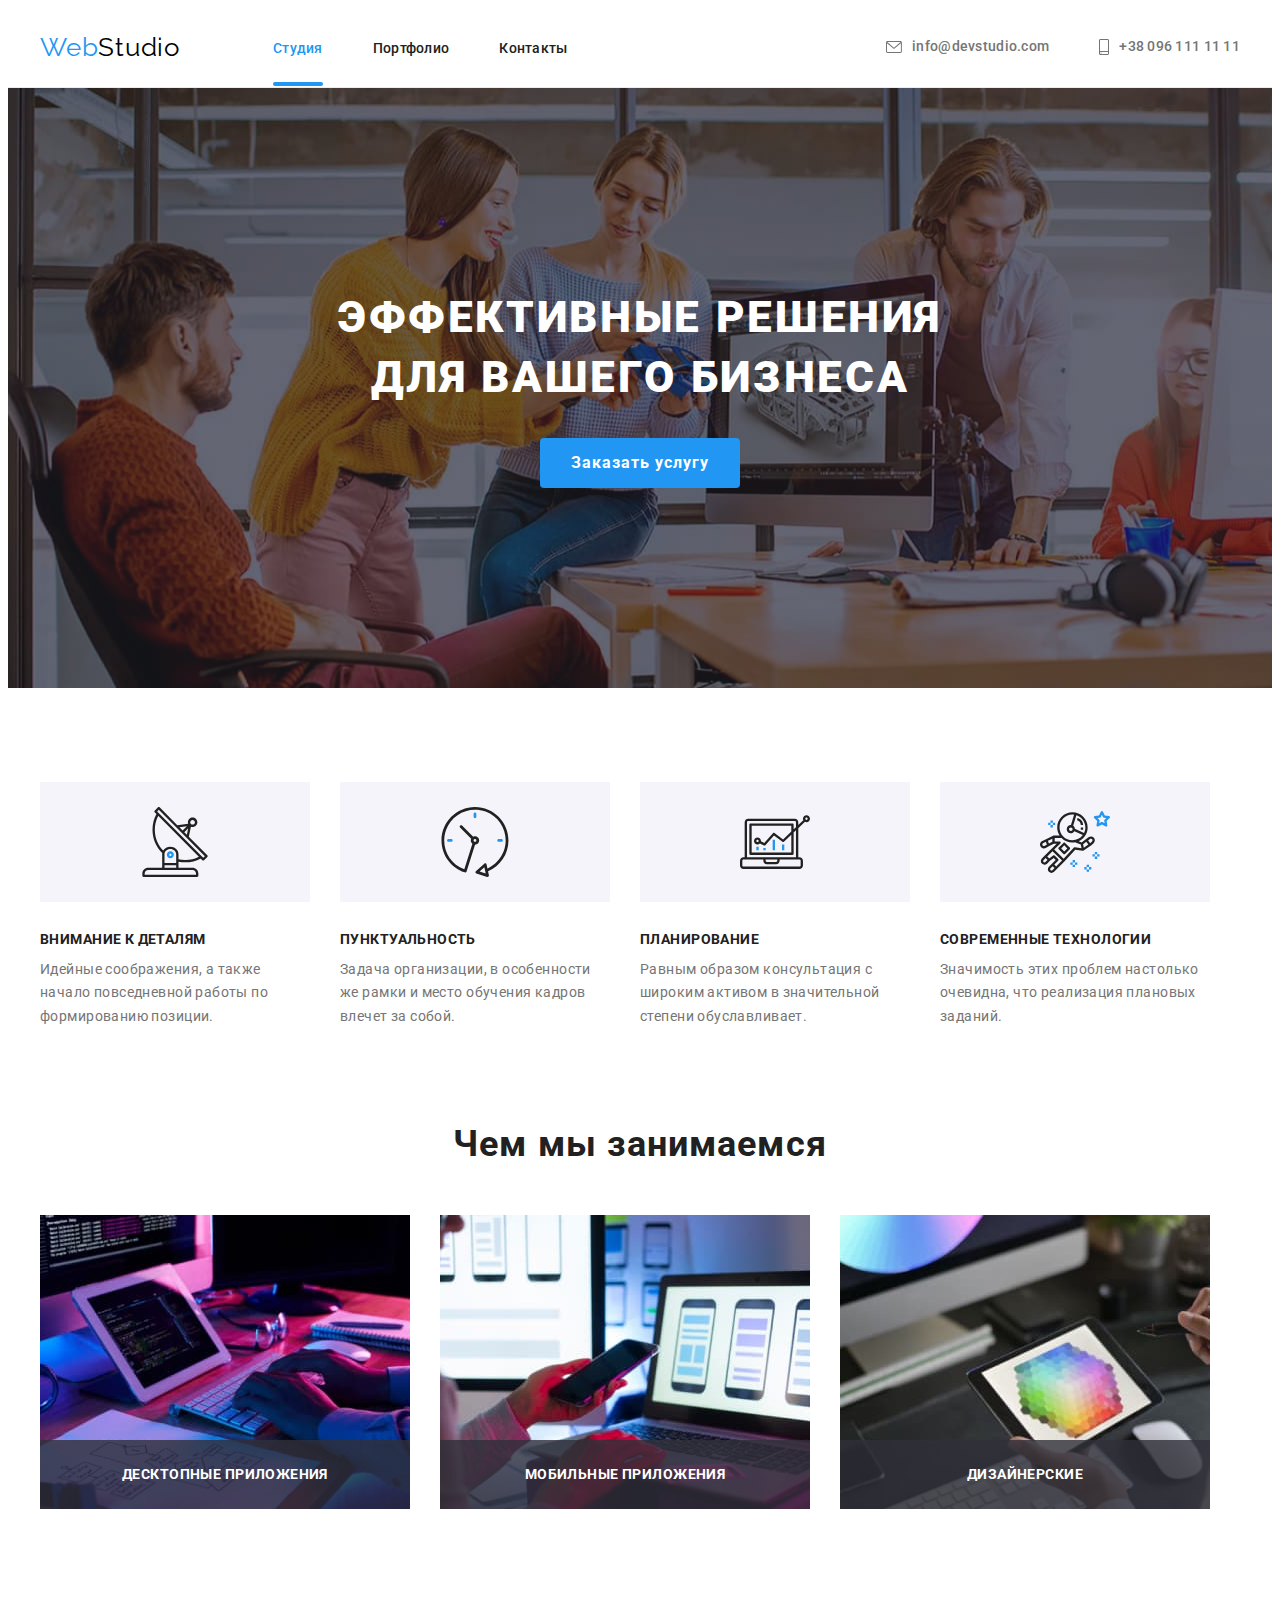
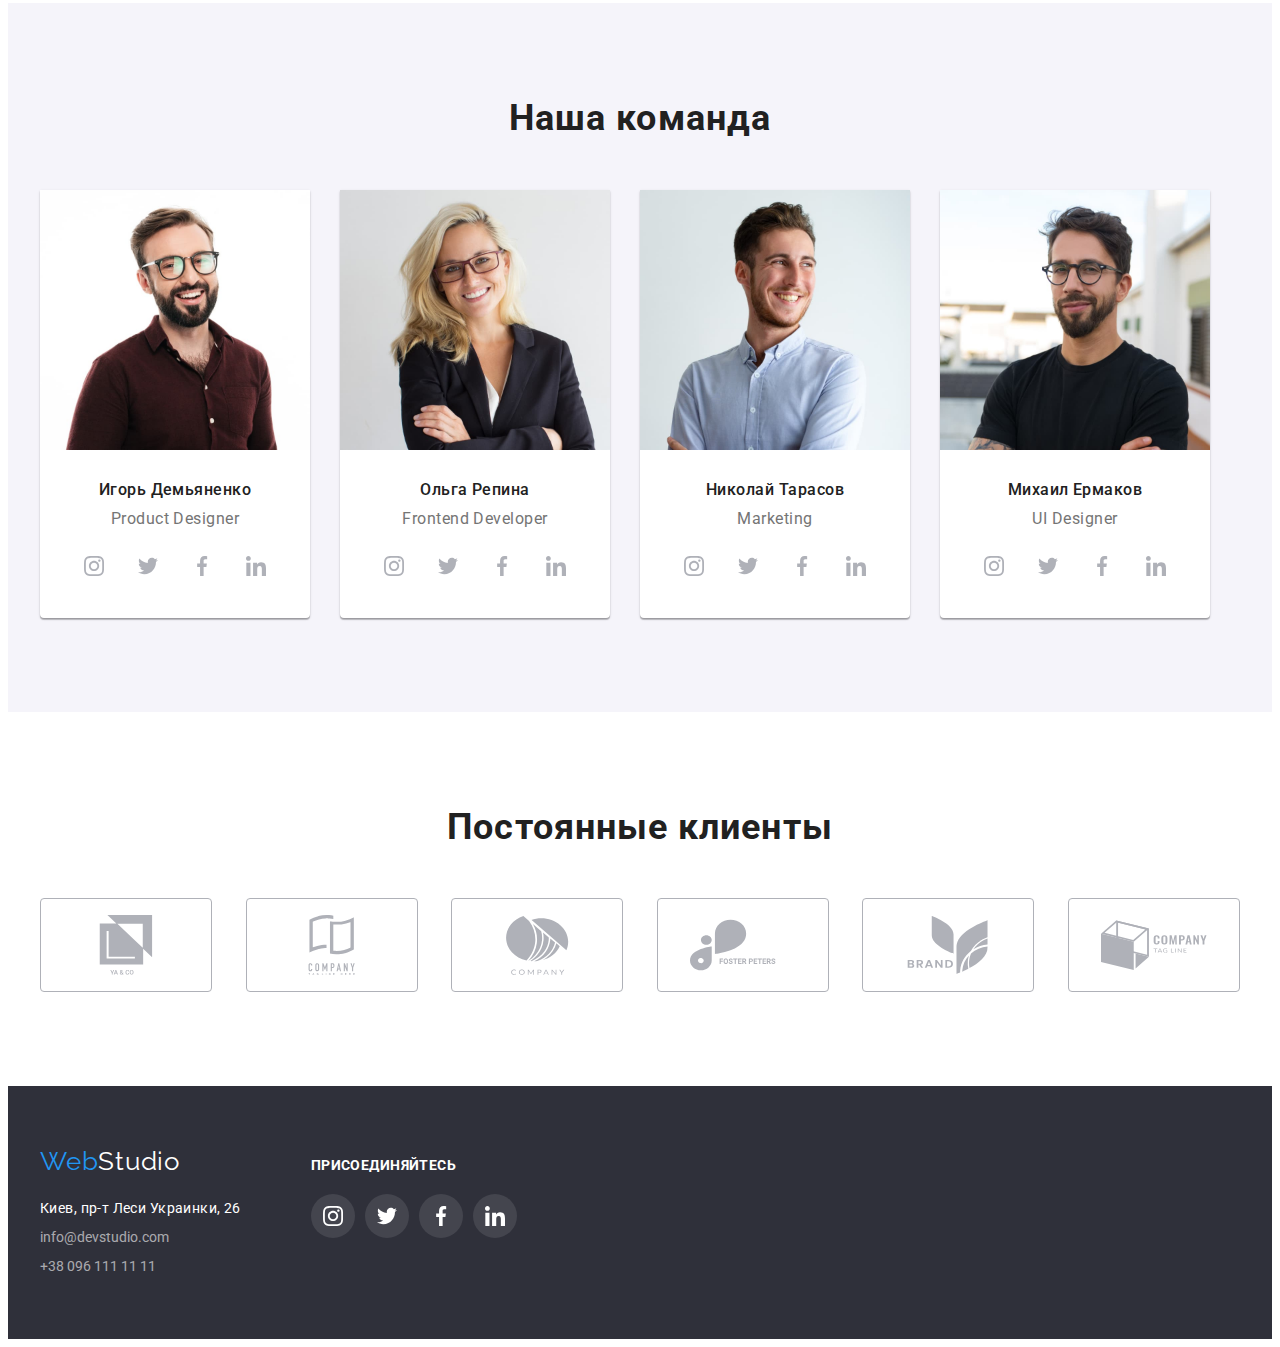
<file: index.html>
<!DOCTYPE html>
<html lang="ru">
<head>
    <meta charset="UTF-8">
    <meta http-equiv="X-UA-Compatible" content="IE=edge">
    <meta name="viewport" content="width=device-width, initial-scale=1.0">
    <title>Студия</title>
    <link rel="preconnect" href="https://fonts.googleapis.com">
    <link rel="preconnect" href="https://fonts.gstatic.com" crossorigin>
    <link href="https://fonts.googleapis.com/css2?family=Raleway:wght@700&family=Roboto:wght@400;500;700;900&display=swap"
        rel="stylesheet">
    <link rel="stylesheet" href="https://cdnjs.cloudflare.com/ajax/libs/modern-normalize/1.1.0/modern-normalize.min.css"
        integrity="sha512-wpPYUAdjBVSE4KJnH1VR1HeZfpl1ub8YT/NKx4PuQ5NmX2tKuGu6U/JRp5y+Y8XG2tV+wKQpNHVUX03MfMFn9Q=="
        crossorigin="anonymous" referrerpolicy="no-referrer" />
    <link rel="stylesheet" href="./css/styles.css">
</head>
<body>
    <header class="header">
        <div class="container conteiner-header">
            <a class="link logo header-logo" href="./index.html" lang="en"> Web<span class="studio">Studio</span> </a>
            <nav class="navigation">
                <ul class="navigation-list list">
                    <li class="navigation-item"><a class="link navigation-link current current-link" href="./index.html">Студия</a></li>
                    <li class="navigation-item"><a class="link navigation-link" href="./portfolio.html">Портфолио</a></li>
                    <li class="navigation-item"><a class="link navigation-link" href="">Контакты</a></li>
                </ul>
            </nav>
            <ul class="header-contacts list">
                <li>
                    <a class="link header-contacts-tel" href="mailto:info@devstudio.com">
                        <svg class="emeil-icon" width="16" height="12">
                            <use href="./images/icons.svg#email"></use>
                        </svg >
                        <span>info@devstudio.com</span> 
                    </a>
                </li>
                <li>
                    <a class="link header-contacts-mail" href="tel:+380961111111">
                        <svg class="emeil-icon" width="10" height="16">
                            <use href="./images/icons.svg#smartphone"></use>
                        </svg>
                        <span>+38 096 111 11 11</span>
                    </a>
                </li>
            </ul>
        </div> 
    </header>

    <main class="main-studio">
        <section class="hero section">
            <div class="container">
                <h1 class="hero-title">Эффективные решения <br> для вашего бизнеса</h1>
                <button type="button" class="hero-button" data-modal-open>Заказать услугу</button>
            </div>
        </section>

        <section class="cpecifics section">
            <div class="container cpecifics-container">
                <h2 class="cpecifics-title hidden">Особенности</h2>
                <ul class="cpecifics-list list">
                    <li class="cpecifics-item">
                        <div class="cpecifics-box">
                            <svg class="cpecifics-box-item" width="70" height="70">
                                <use href="./images/icons.svg#antenna"></use>
                            </svg>
                        </div>
                        <h3 class="cpecifics-list-title">Внимание к деталям</h3>
                        <p class="cpecifics-list-paragraph">Идейные соображения, а также начало повседневной работы по формированию
                            позиции.</p>
                    </li>
                    <li class="cpecifics-item">
                        <div class="cpecifics-box">
                            <svg class="cpecifics-box-item" width="70" height="70">
                                <use href="./images/icons.svg#clock"></use>
                            </svg>
                        </div>
                        <h3 class="cpecifics-list-title">Пунктуальность</h3>
                        <p class="cpecifics-list-paragraph">Задача организации, в особенности же рамки и место обучения кадров влечет за
                            собой.</p>
                    </li>
                    <li class="cpecifics-item">
                        <div class="cpecifics-box">
                            <svg class="cpecifics-box-item" width="70" height="70">
                                <use href="./images/icons.svg#diagram"></use>
                            </svg>
                        </div>
                        <h3 class="cpecifics-list-title">Планирование</h3>
                        <p class="cpecifics-list-paragraph">Равным образом консультация с широким активом в значительной степени
                            обуславливает.</p>
                    </li>
                    <li class="cpecifics-item">
                        <div class="cpecifics-box">
                            <svg class="cpecifics-box-item" width="70" height="70">
                                <use href="./images/icons.svg#astronaut"></use>
                            </svg>
                        </div>
                        <h3 class="cpecifics-list-title">Современные технологии</h3>
                        <p class="cpecifics-list-paragraph">Значимость этих проблем настолько очевидна, что реализация плановых заданий.
                        </p>
                    </li>
                </ul>
            </div>
        </section>

        <section class="work section">
            <div class="container">
                <h2 class="work-title">Чем мы занимаемся</h2>
                <ul class="work-list list">
                    <li class="work-list-item">
                        <img src="./images/box-1.jpg" alt="рабочий стол" width="370" height="294">
                        <p class="work-img-text">Десктопные приложения</p> 
                    </li>
                    <li class="work-list-item">
                        <img src="./images/box-2.jpg" alt="монитор ноутбука" width="370" height="294">
                        <p class="work-img-text">Мобильные приложения</p>
                    </li>
                    <li class="work-list-item">
                        <img src="./images/box-3.jpg" alt="игра на планшете" width="370" height="294">
                        <p class="work-img-text">Дизайнерские</p>
                    </li>
                </ul>
            </div>
        </section>

        <section class="team section">
            <div class="container">
                <h2 class="team-title">Наша команда</h2>
                <ul class="team-list list">
                    <li class="team-list-item">
                        <img src="./images/igor.jpg" alt="фото сотрудника" width="270" height="260">
                        <div class="team-list-container">
                            <h3 class="team-list-title">Игорь Демьяненко</h3>
                            <p class="team-list-paragraph" lang="en">Product Designer</p>
                            <ul class="team-social-list list">
                                <li class="team-social-item">
                                    <a class="team-social-link" href="">
                                        <svg class="team-social-icon" width="20" height="20">
                                            <use href="./images/icons.svg#instagram"></use>
                                        </svg>
                                    </a>
                                </li>
                                <li class="team-social-item">
                                    <a class="team-social-link" href="">
                                        <svg class="team-social-icon" width="20" height="20">
                                            <use href="./images/icons.svg#twitter"></use>
                                        </svg>
                                    </a>
                                </li>
                                <li class="team-social-item">
                                    <a class="team-social-link" href="">
                                        <svg class="team-social-icon" width="20" height="20">
                                            <use href="./images/icons.svg#facebook"></use>
                                        </svg>
                                    </a>
                                </li>
                                <li class="team-social-item">
                                    <a class="team-social-link" href="">
                                        <svg class="team-social-icon" width="20" height="20">
                                            <use href="./images/icons.svg#linkedin"></use>
                                        </svg>
                                    </a>
                                </li>
                            </ul>
                        </div>
                    </li>
                    <li class="team-list-item">
                        <img src="./images/olga.jpg" alt="фото сотрудника" width="270" height="260">
                        <div class="team-list-container">
                            <h3 class="team-list-title">Ольга Репина</h3>
                            <p class="team-list-paragraph" lang="en">Frontend Developer</p>
                            <ul class="team-social-list list">
                                <li class="team-social-item">
                                    <a class="team-social-link" href="">
                                        <svg class="team-social-icon" width="20" height="20">
                                            <use href="./images/icons.svg#instagram"></use>
                                        </svg>
                                    </a>
                                </li>
                                <li class="team-social-item">
                                    <a class="team-social-link" href="">
                                        <svg class="team-social-icon" width="20" height="20">
                                            <use href="./images/icons.svg#twitter"></use>
                                        </svg>
                                    </a>
                                </li>
                                <li class="team-social-item">
                                    <a class="team-social-link" href="">
                                        <svg class="team-social-icon" width="20" height="20">
                                            <use href="./images/icons.svg#facebook"></use>
                                        </svg>
                                    </a>
                                </li>
                                <li class="team-social-item">
                                    <a class="team-social-link" href="">
                                        <svg class="team-social-icon" width="20" height="20">
                                            <use href="./images/icons.svg#linkedin"></use>
                                        </svg>
                                    </a>
                                </li>
                            </ul>
                        </div>
                    </li>
                    <li class="team-list-item">
                        <img src="./images/nik.jpg" alt="фото сотрудника" width="270" height="260">
                        <div class="team-list-container">
                            <h3 class="team-list-title">Николай Тарасов</h3>
                            <p class="team-list-paragraph" lang="en">Marketing</p>
                            <ul class="team-social-list list">
                                <li class="team-social-item">
                                    <a class="team-social-link" href="">
                                        <svg class="team-social-icon" width="20" height="20">
                                            <use href="./images/icons.svg#instagram"></use>
                                        </svg>
                                    </a>
                                </li>
                                <li class="team-social-item">
                                    <a class="team-social-link" href="">
                                        <svg class="team-social-icon" width="20" height="20">
                                            <use href="./images/icons.svg#twitter"></use>
                                        </svg>
                                    </a>
                                </li>
                                <li class="team-social-item">
                                    <a class="team-social-link" href="">
                                        <svg class="team-social-icon" width="20" height="20">
                                            <use href="./images/icons.svg#facebook"></use>
                                        </svg>
                                    </a>
                                </li>
                                <li class="team-social-item">
                                    <a class="team-social-link" href="">
                                        <svg class="team-social-icon" width="20" height="20">
                                            <use href="./images/icons.svg#linkedin"></use>
                                        </svg>
                                    </a>
                                </li>
                            </ul>
                        </div>
                    </li>
                    <li class="team-list-item">
                        <img src="./images/misha.jpg" alt="фото сотрудника" width="270" height="260">
                        <div class="team-list-container">
                            <h3 class="team-list-title">Михаил Ермаков</h3>
                            <p class="team-list-paragraph" lang="en">UI Designer</p>
                            <ul class="team-social-list list">
                                <li class="team-social-item">
                                    <a class="team-social-link" href="">
                                        <svg class="team-social-icon" width="20" height="20">
                                            <use href="./images/icons.svg#instagram"></use>
                                        </svg>
                                    </a>
                                </li>
                                <li class="team-social-item">
                                    <a class="team-social-link" href="">
                                        <svg class="team-social-icon" width="20" height="20">
                                            <use href="./images/icons.svg#twitter"></use>
                                        </svg>
                                    </a>
                                </li>
                                <li class="team-social-item">
                                    <a class="team-social-link" href="">
                                        <svg class="team-social-icon" width="20" height="20">
                                            <use href="./images/icons.svg#facebook"></use>
                                        </svg>
                                    </a>
                                </li>
                                <li class="team-social-item">
                                    <a class="team-social-link" href="">
                                        <svg class="team-social-icon" width="20" height="20">
                                            <use href="./images/icons.svg#linkedin"></use>
                                        </svg>
                                    </a>
                                </li>
                            </ul>
                        </div>
                    </li>
                </ul>
            </div>
        </section>
        <section class="clients section">
            <div class="container">
                <h2 class="clients-title" >Постоянные клиенты</h2>
                <ul class="clients-list list">
                    <li class="clients-list-item">
                        <a class="clients-link link" href="">
                            <svg class="clients-icon" width="106" height="60">
                                <use href="./images/icons.svg#yaco"></use>
                            </svg>
                        </a>
                    </li>
                    <li class="clients-list-item">
                        <a class="clients-link link" href="">
                            <svg class="clients-icon" width="106" height="60">
                                <use href="./images/icons.svg#taglinehere"></use>
                            </svg>
                        </a>
                    </li>
                    <li class="clients-list-item">
                        <a class="clients-link link" href="">
                            <svg class="clients-icon" width="106" height="60">
                                <use href="./images/icons.svg#company"></use>
                            </svg>
                        </a>
                    </li>
                    <li class="clients-list-item">
                        <a class="clients-link link" href="">
                            <svg class="clients-icon" width="106" height="60">
                                <use href="./images/icons.svg#fosterpeters"></use>
                            </svg>
                        </a>
                    </li>
                    <li class="clients-list-item">
                        <a class="clients-link link" href="">
                            <svg class="clients-icon" width="106" height="60">
                                <use href="./images/icons.svg#brand"></use>
                            </svg>
                        </a>
                    </li>
                    <li class="clients-list-item">
                        <a class="clients-link link" href="">
                            <svg class="clients-icon" width="106" height="60">
                                <use href="./images/icons.svg#tagline"></use>
                            </svg>
                        </a>
                    </li>
                </ul>
            </div>
        </section>
    </main>

    <footer class="footer">
        <div class="container footer-container">
            <div class="adress-container">
                <a class="link logo" href="./index.html" lang="en"> Web<span class="footer-studio">Studio</span> </a>
                <address class="footer-address">
                    <ul class="address-list list">
                        <li class="adress-link"><a class="link footer-link-adr" href="https://goo.gl/maps/uzS9jLpQ6yt513cE9"
                                target="_blank" rel=" noreferrer noopener">Киев, пр-т Леси Украинки, 26</a></li>
                        <li class="adress-link"><a class="link footer-link-mail" href="mailto:info@devstudio.com">info@devstudio.com</a>
                        </li>
                        <li class="adress-link"><a class="link footer-link-tel" href="tel:+380961111111">+38 096 111 11 11</a></li>
                    </ul>
                </address>
            </div>
            
            <div class="footer-social-container">
                <h3 class="footer-social-title">присоединяйтесь</h3>
                <ul class="footer-social-list list">
                    <li class="footer-social-item">
                        <a class="footer-social-link" href="">
                            <svg class="footer-social-icon" width="20" height="20">
                                <use href="./images/icons.svg#instagram"></use>
                            </svg>
                        </a>
                    </li>
                    <li class="footer-social-item">
                        <a class="footer-social-link" href="">
                            <svg class="footer-social-icon" width="20" height="20">
                                <use href="./images/icons.svg#twitter"></use>
                            </svg>
                        </a>
                    </li>
                    <li class="footer-social-item">
                        <a class="footer-social-link" href="">
                            <svg class="team-social-icon" width="20" height="20">
                                <use href="./images/icons.svg#facebook"></use>
                            </svg>
                        </a>
                    </li>
                    <li class="footer-social-item">
                        <a class="footer-social-link" href="">
                            <svg class="team-social-icon" width="20" height="20">
                                <use href="./images/icons.svg#linkedin"></use>
                            </svg>
                        </a>
                    </li>
                </ul>
            </div>
        </div>
    </footer>
    <div class="backdrop is-hidden" data-modal>
        <div class="modal">
            <button type="button" class="modal-close-btn" data-modal-close>
                <svg class="modal-close-icon" width="18" height="18">
                    <use href="./images/icons.svg#icon-close"></use>
                </svg> 
            </button>
        </div>
    </div>
    <script src="./js/modal.js"></script>
</body>
</html>
</file>
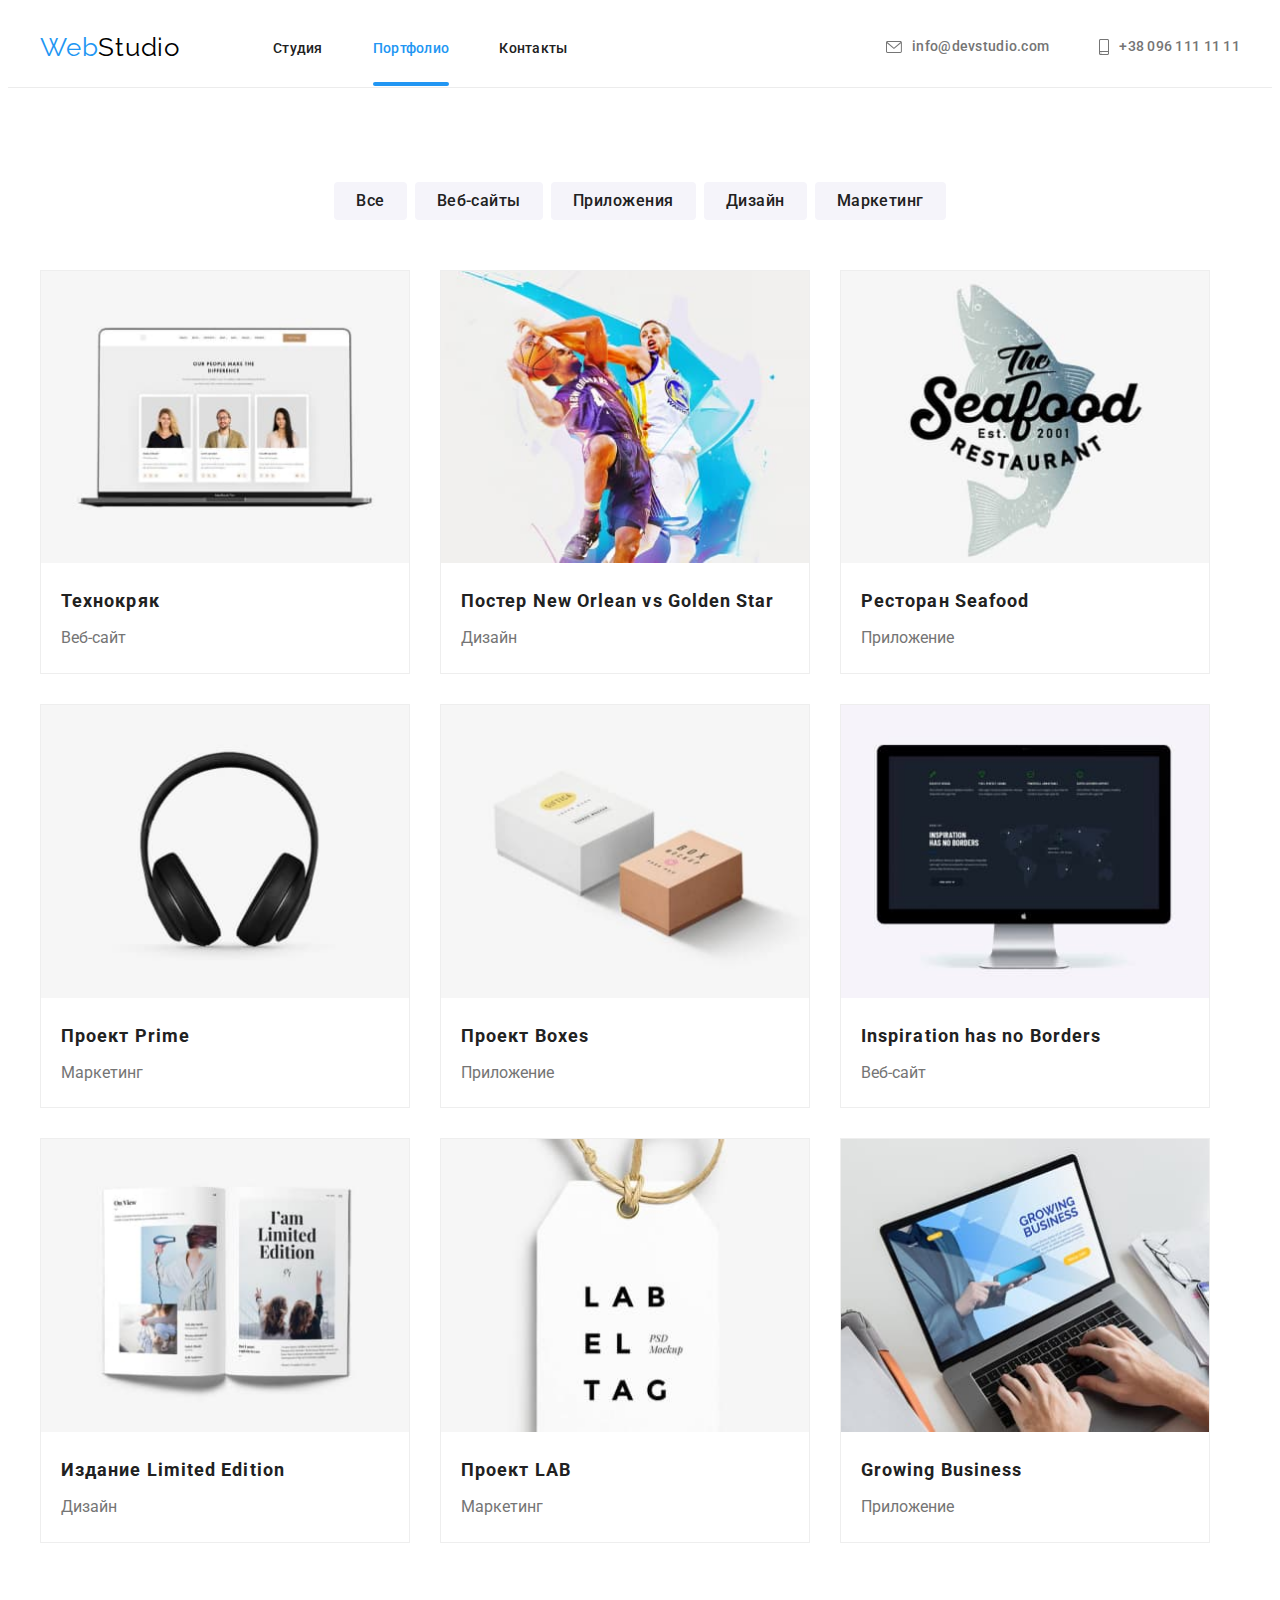
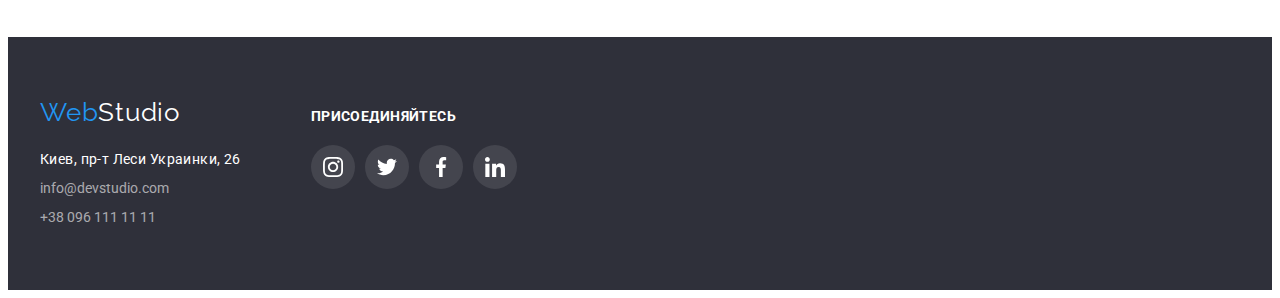
<file: portfolio.html>
<!DOCTYPE html>
<html lang="ru">
<head>
    <meta charset="UTF-8">
    <meta http-equiv="X-UA-Compatible" content="IE=edge">
    <meta name="viewport" content="width=device-width, initial-scale=1.0">
    <title>Портфолио</title>
    <link rel="preconnect" href="https://fonts.googleapis.com">
    <link rel="preconnect" href="https://fonts.gstatic.com" crossorigin>
    <link href="https://fonts.googleapis.com/css2?family=Raleway:wght@700&family=Roboto:wght@400;500;700;900&display=swap"
        rel="stylesheet">
    <link rel="stylesheet" href="https://cdnjs.cloudflare.com/ajax/libs/modern-normalize/1.1.0/modern-normalize.min.css"
        integrity="sha512-wpPYUAdjBVSE4KJnH1VR1HeZfpl1ub8YT/NKx4PuQ5NmX2tKuGu6U/JRp5y+Y8XG2tV+wKQpNHVUX03MfMFn9Q=="
        crossorigin="anonymous" referrerpolicy="no-referrer" />
    <link rel="stylesheet" href="./css/styles.css">
</head>
<body>
    <header class="header">
        <div class="container conteiner-header">
            <a class="link logo header-logo" href="./index.html" lang="en"> Web<span class="studio">Studio</span> </a>
            <nav class="navigation">
                <ul class="navigation-list list">
                    <li class="navigation-item"><a class="link navigation-link" href="./index.html">Студия</a></li>
                    <li class="navigation-item"><a class="link navigation-link current current-link" href="./portfolio.html">Портфолио</a></li>
                    <li class="navigation-item"><a class="link navigation-link" href="">Контакты</a></li>
                </ul>
            </nav>
            <ul class="header-contacts list">
                <li>
                    <a class="link header-contacts-tel" href="mailto:info@devstudio.com">
                        <svg class="emeil-icon" width="16" height="12">
                            <use href="./images/icons.svg#email"></use>
                        </svg>
                        <span>info@devstudio.com</span>
                    </a>
                </li>
                <li>
                    <a class="link header-contacts-mail" href="tel:+380961111111">
                        <svg class="emeil-icon" width="10" height="16">
                            <use href="./images/icons.svg#smartphone"></use>
                        </svg>
                        <span>+38 096 111 11 11</span>
                    </a>
                </li>
            </ul>
        </div>
    </header>

    <main>
        <section class="portfolio section">
            <div class="container">
                <h1 class="hidden">Портфолио</h1>
                <h2 class="hidden">Портфолио</h2>
                <ul class="portfolio-list-button list">
                    <li class="portfolio-button-item"><button class="portfolio-button" type="button">Все</button></li>
                    <li class="portfolio-button-item"><button class="portfolio-button" type="button">Веб-сайты</button></li>
                    <li class="portfolio-button-item"><button class="portfolio-button" type="button">Приложения</button></li>
                    <li class="portfolio-button-item"><button class="portfolio-button" type="button">Дизайн</button></li>
                    <li class="portfolio-button-item"><button class="portfolio-button" type="button">Маркетинг</button></li>
                </ul>
                
                <ul class="portfolio-list list">
                    <li class="portfolio-item">
                        <a class="link portfolio-link" href="" target="_blank" rel=" noreferrer noopener">
                            <div class="portfolio-overlay-container">
                                <img src="./images/tehnokryak.jpg" alt="технокряк" width="370" height="294">
                                <p class="portfolio-overlay-text">Технокряк это современная площадка распространения коронавируса. Компании используют эту платформу для цифрового
                                шпионажа и атак на защищённые сервера конкурентов.
                            </p>
                            </div>
                            <div class="portfolio-item-container">
                                <h3 class="portfolio-item-title">Технокряк</h3>
                                <p class="portfolio-item-paragraph">Веб-сайт</p>
                            </div>
                        </a>
                    </li>
                    <li class="portfolio-item">
                        <a class="link portfolio-link" href="" target="_blank" rel=" noreferrer noopener">
                            <div class="portfolio-overlay-container">
                                <img src="./images/posterbasketball.jpg" alt="постер с баскетболистами" width="370" height="294">
                                <p class="portfolio-overlay-text">Технокряк это современная площадка распространения коронавируса. Компании
                                    используют эту платформу для цифрового
                                    шпионажа и атак на защищённые сервера конкурентов.</p>
                            </div>
                            <div class="portfolio-item-container">
                                <h3 class="portfolio-item-title">Постер <span lang="en">New Orlean vs Golden Star</span> </h3>
                                <p class="portfolio-item-paragraph">Дизайн</p>
                            </div>
                        </a>
                    </li>
                    <li class="portfolio-item">
                        <a class="link portfolio-link" href="" target="_blank" rel=" noreferrer noopener">
                            <div class="portfolio-overlay-container">
                                <img src="./images/seafood.jpg" alt="ресторан" width="370" height="294">
                                <p class="portfolio-overlay-text">Технокряк это современная площадка распространения коронавируса. Компании
                                    используют эту платформу для цифрового
                                    шпионажа и атак на защищённые сервера конкурентов.
                                </p>
                            </div>
                            <div class="portfolio-item-container">
                                <h3 class="portfolio-item-title">Ресторан <span lang="en">Seafood</span></h3>
                                <p class="portfolio-item-paragraph">Приложение</p>
                            </div>
                        </a>
                    </li>
                    <li class="portfolio-item">
                        <a class="link portfolio-link" href="" target="_blank" rel=" noreferrer noopener">
                            <div class="portfolio-overlay-container">
                                <img src="./images/prime.jpg" alt="прайм" width="370" height="294">
                                <p class="portfolio-overlay-text">Технокряк это современная площадка распространения коронавируса. Компании
                                    используют эту платформу для цифрового
                                    шпионажа и атак на защищённые сервера конкурентов.
                                </p>
                            </div>
                            <div class="portfolio-item-container">
                                <h3 class="portfolio-item-title">Проект <span lang="en">Prime</span></h3>
                                <p class="portfolio-item-paragraph">Маркетинг</p>
                            </div>
                        </a>
                    </li>
                    <li class="portfolio-item">
                        <a class="link portfolio-link" href="" target="_blank" rel=" noreferrer noopener">
                            <div class="portfolio-overlay-container">
                                <img src="./images/boxes.jpg" alt="коробки" width="370" height="294">
                                <p class="portfolio-overlay-text">Технокряк это современная площадка распространения коронавируса. Компании
                                    используют эту платформу для цифрового
                                    шпионажа и атак на защищённые сервера конкурентов.
                                </p>
                            </div>
                            <div class="portfolio-item-container">
                                <h3 class="portfolio-item-title">Проект <span lang="en">Boxes</span></h3>
                                <p class="portfolio-item-paragraph">Приложение</p>
                            </div>
                        </a>
                    </li>
                    <li class="portfolio-item">
                        <a class="link portfolio-link" href="" target="_blank" rel=" noreferrer noopener">
                            <div class="portfolio-overlay-container">
                                <img src="./images/inspiration.jpg" alt="вдохновление" width="370" height="294">
                                <p class="portfolio-overlay-text">Технокряк это современная площадка распространения коронавируса. Компании
                                    используют эту платформу для цифрового
                                    шпионажа и атак на защищённые сервера конкурентов.
                                </p>
                            </div>
                            <div class="portfolio-item-container">
                                <h3 class="portfolio-item-title" lang="en">Inspiration has no Borders</h3>
                                <p class="portfolio-item-paragraph">Веб-сайт</p>
                            </div>
                        </a>
                    </li>
                    <li class="portfolio-item">
                        <a class="link portfolio-link" href="" target="_blank" rel=" noreferrer noopener">
                            <div class="portfolio-overlay-container">
                                <img src="./images/limitededition.jpg" alt="лимированое издание" width="370" height="294">
                                <p class="portfolio-overlay-text">Технокряк это современная площадка распространения коронавируса. Компании
                                    используют эту платформу для цифрового
                                    шпионажа и атак на защищённые сервера конкурентов.
                                </p>
                            </div>
                            <div class="portfolio-item-container">
                                <h3 class="portfolio-item-title">Издание <span lang="en">Limited Edition</span></h3>
                                <p class="portfolio-item-paragraph">Дизайн</p>
                            </div>
                        </a>
                    </li>
                    <li class="portfolio-item">
                        <a class="link portfolio-link" href="" target="_blank" rel=" noreferrer noopener">
                            <div class="portfolio-overlay-container">
                                <img src="./images/lab.jpg" alt="прект лаб" width="370" height="294">
                                <p class="portfolio-overlay-text">Технокряк это современная площадка распространения коронавируса. Компании
                                    используют эту платформу для цифрового
                                    шпионажа и атак на защищённые сервера конкурентов.
                                </p>
                            </div>
                            <div class="portfolio-item-container">
                                <h3 class="portfolio-item-title">Проект <span lang="en">LAB</span></h3>
                                <p class="portfolio-item-paragraph">Маркетинг</p>
                            </div>
                        </a>
                    </li>
                    <li class="portfolio-item">
                        <a class="link portfolio-link" href="" target="_blank" rel=" noreferrer noopener">
                            <div class="portfolio-overlay-container">
                                <img src="./images/growingbusiness.jpg" alt="рост бизнеса" width="370" height="294">
                                <p class="portfolio-overlay-text">Технокряк это современная площадка распространения коронавируса. Компании
                                    используют эту платформу для цифрового
                                    шпионажа и атак на защищённые сервера конкурентов.
                                </p>
                            </div>
                            <div class="portfolio-item-container">
                                <h3 class="portfolio-item-title" lang="en">Growing Business</h3>
                                <p class="portfolio-item-paragraph">Приложение</p>
                            </div>
                        </a>
                    </li>
                </ul>
            </div>
        </section>
    </main>
    
    <footer class="footer">
        <div class="container footer-container">
            <div class="adress-container">
                <a class="link logo" href="./index.html" lang="en"> Web<span class="footer-studio">Studio</span> </a>
                <address class="footer-address">
                    <ul class="address-list list">
                        <li class="adress-link"><a class="link footer-link-adr" href="https://goo.gl/maps/uzS9jLpQ6yt513cE9"
                                target="_blank" rel=" noreferrer noopener">Киев, пр-т Леси Украинки, 26</a></li>
                        <li class="adress-link"><a class="link footer-link-mail"
                                href="mailto:info@devstudio.com">info@devstudio.com</a>
                        </li>
                        <li class="adress-link"><a class="link footer-link-tel" href="tel:+380961111111">+38 096 111 11
                                11</a></li>
                    </ul>
                </address>
            </div>
    
            <div class="footer-social-container">
                <h3 class="footer-social-title">присоединяйтесь</h3>
                <ul class="footer-social-list list">
                    <li class="footer-social-item">
                        <a class="footer-social-link" href="">
                            <svg class="footer-social-icon" width="20" height="20">
                                <use href="./images/icons.svg#instagram"></use>
                            </svg>
                        </a>
                    </li>
                    <li class="footer-social-item">
                        <a class="footer-social-link" href="">
                            <svg class="footer-social-icon" width="20" height="20">
                                <use href="./images/icons.svg#twitter"></use>
                            </svg>
                        </a>
                    </li>
                    <li class="footer-social-item">
                        <a class="footer-social-link" href="">
                            <svg class="team-social-icon" width="20" height="20">
                                <use href="./images/icons.svg#facebook"></use>
                            </svg>
                        </a>
                    </li>
                    <li class="footer-social-item">
                        <a class="footer-social-link" href="">
                            <svg class="team-social-icon" width="20" height="20">
                                <use href="./images/icons.svg#linkedin"></use>
                            </svg>
                        </a>
                    </li>
                </ul>
            </div>
        </div>
    </footer>
</body>
</html>
</file>
<file: css/styles.css>
:root {
  --primary-font-family: 'Roboto', sans-serif;
  --logo-font-family: 'Raleway', sans-serif;
  --accent-color: #2196f3;
  --title-color: #212121;
  --text-color: #757575;
  --light-color: #ffffff;
  --logo-dark-color: #000000;
  --background-hero-color: #c4c4c4;
  --hover-main-button-color: #188ce8;
  --grey-light-color: #f5f4fa;
  --address-color: rgba(255, 255, 255, 0.6);
  --background-color: #2f303a;
  --border-header-color: #ececec;
  --border-portfolio-item-color: #eeeeee;
  --social-link-color: #afb1b8;
  --footer-link-bg-color: rgba(255, 255, 255, 0.1);
  --work-text-img-color: rgba(47, 48, 58, 0.8);
  --portfolio-overlay-color: rgba(33, 150, 243, 0.9);
  --backdrop-color: rgba(0, 0, 0, 0.2);
  --close-icon-border-color: rgba(0, 0, 0, 0.1);
}

h1,
h2,
h3,
p {
  margin-top: 0px;
  margin-bottom: 0px;
}
ul {
  padding-left: 0px;
  margin-top: 0px;
  margin-bottom: 0px;
}
img {
  display: block;
  max-width: 100%;
  height: auto;
}

.section {
  padding-top: 94px;
  padding-bottom: 94px;
}

.container {
  width: 1200px;
  padding-left: 15px;
  padding-right: 15px;
  margin-left: auto;
  margin-right: auto;
}
.hidden {
  display: none;
}

body {
  list-style: none;
  font-family: var(--primary-font-family);
  color: var(--text-color);
}
.link {
  text-decoration: none;
  color: inherit;
}

/* ========header styles========= */

.current-link{
  position: relative;
}

.current-link::after{
  content: "";
  position: absolute;
  background-color: var(--accent-color);
  width: 100%;
  height: 4px;
  display: block;
  bottom: 0px;
  border-radius: 2px;
}

.header {
  border-bottom: 1px solid var(--border-header-color);
}
.conteiner-header {
  display: flex;
  align-items: center;
}

.navigation-list {
  display: flex;
}
.navigation-item:not(:last-child) {
  margin-right: 50px;
}

.header-contacts {
  margin-left: auto;
}

.header-contacts-tel {
  margin-right: 50px;
}

.header-contacts {
  display: flex;
}
.navigation .current {
  color: var(--accent-color);
}

.header-logo {
  margin-right: 93px;
}

.logo {
  padding-top: 24px;
  padding-bottom: 24px;
  font-family: var(--logo-font-family);
  font-weight: 700px;
  font-size: 26px;
  line-height: 1.19;
  letter-spacing: 0.03em;
  color: var(--accent-color);
}
.studio {
  color: var(--logo-dark-color);
}
.list {
  list-style: none;
}
.navigation-link {
  padding-top: 30px;
  padding-bottom: 30px;
  font-family: inherit;
  font-weight: 500;
  font-size: 14px;
  line-height: 1.14;
  letter-spacing: 0.02em;
  color: var(--title-color);
  transition: color 250ms cubic-bezier(0.4, 0, 0.2, 1);
}

.navigation-link:focus,
.navigation-link:hover,
.header-contacts-tel:focus,
.header-contacts-tel:hover,
.header-contacts-mail:focus,
.header-contacts-mail:hover {
  color: var(--accent-color);
}
.navigation-link:active {
  color: var(--accent-color);
}

.header-contacts-tel,
.header-contacts-mail {
  display: flex;
  padding-top: 30px;
  padding-bottom: 30px;
  font-family: inherit;
  font-weight: 500;
  font-size: 14px;
  line-height: 1.14;
  letter-spacing: 0.02em;
  color: inherit;
  align-items: center;
  transition: color 250ms cubic-bezier(0.4, 0, 0.2, 1);
}
.emeil-icon {
  fill: currentColor;
  margin-right: 10px;
}

/* main styles, page studio */

/* ================hero styles=============== */

.hero {
  background-image: linear-gradient(rgba(47, 48, 58, 0.4), rgba(47, 48, 58, 0.4)),
    url(../images/herobg.jpg);
  max-width: 1600px;
  background-color: var(--background-hero-color);
  margin-right: auto;
  margin-left: auto;
  text-align: center;
  padding-top: 200px;
  padding-bottom: 200px;
}
.hero-title {
  margin-bottom: 30px;
  font-weight: 900;
  font-size: 44px;
  line-height: 1.36;
  letter-spacing: 0.06em;
  color: var(--light-color);
  text-align: center;
  text-transform: uppercase;
}
.hero-button {
  text-decoration: none;
}
.hero-button {
  min-width: 200px;
  min-height: 50px;
  padding: 10px 22px;
  box-shadow: 0px 4px 4px rgba(0, 0, 0, 0.15);
  border-radius: 4px;
  border: 0px;
  font-family: inherit;
  background-color: var(--accent-color);
  font-weight: 700;
  font-size: 16px;
  line-height: 1, 86;
  text-align: center;
  letter-spacing: 0.06em;
  color: var(--light-color);
  box-shadow: none;
  transition: background-color 250ms cubic-bezier(0.4, 0, 0.2, 1), box-shadow 250ms cubic-bezier(0.4, 0, 0.2, 1);
}
.hero-button:focus,
.hero-button:hover {
  background-color: var(--hover-main-button-color);
  box-shadow: 0px 4px 4px rgba(0, 0, 0, 0.25);
  cursor: pointer;
}

/*=================specifics styles==================*/

.cpecifics-list {
  display: flex;
}

.cpecifics-item:not(:last-child) {
  margin-right: 30px;
}

.cpecifics-list-title {
  margin-bottom: 10px;
  font-weight: 700;
  font-size: 14px;
  line-height: 1.14;
  letter-spacing: 0.03em;
  text-transform: uppercase;
  color: var(--title-color);
}

.cpecifics-list-paragraph {
  width: 270px;
  font-size: 14px;
  line-height: 1.71;
  letter-spacing: 0.03em;
}

.cpecifics-box {
  display: flex;
  width: 270px;
  height: 120px;
  margin-bottom: 30px;
  background-color: var(--grey-light-color);
  justify-content: center;
  align-items: center;
}

/*=============="What We Do"(work) styles===============*/

.work {
  padding-top: 0px;
}

.work-list {
  display: flex;
}

.work-list-item:not(:last-child) {
  margin-right: 30px;
}

.work-list-item{
  position: relative;
}

.work-img-text{
  font-family: var(--primary-font-family);
  font-weight: 700;
  font-size: 14px;
  line-height: 1.14;
  text-align: center;
  letter-spacing: 0.03em;
  text-transform: uppercase;
  color: var(--light-color);
  position: absolute;
  background-color: var(--work-text-img-color);
  width: 100%;
  bottom: 0px;
  padding-top: 27px;
  padding-bottom: 27px;
}

.work-title,
.team-title {
  margin-bottom: 50px;
  font-weight: 700px;
  font-size: 36px;
  line-height: 1.17;
  text-align: center;
  letter-spacing: 0.03em;
  color: var(--title-color);
}

/*===============team styles==================*/

.team {
  background-color: var(--grey-light-color);
}

.team-list {
  display: flex;
  text-align: center;
  margin-right: -30px;
}

.team-list-item {
  width: 270px;
  margin-right: 30px;
  background-color: var(--light-color);
  box-shadow: 0px 1px 3px rgba(0, 0, 0, 0.12), 0px 1px 1px rgba(0, 0, 0, 0.14),
    0px 2px 1px rgba(0, 0, 0, 0.2);
  border-radius: 0px 0px 4px 4px;
}

.team-list-container {
  padding-bottom: 30px;
  padding-left: 32px;
  padding-right: 32px;
  padding-top: 30px;
}

.team-list-title {
  margin-bottom: 10px;
  font-weight: 500;
  font-size: 16px;
  line-height: 1.19;
  letter-spacing: 0.03em;
  color: var(--title-color);
}

.team-list-paragraph {
  font-size: 16px;
  line-height: 1.19;
  letter-spacing: 0.03em;
  margin-bottom: 16px;
}
.team-social-list {
  width: 206px;
  display: flex;
  justify-content: space-between;
}

.team-social-link {
  display: flex;
  justify-content: center;
  align-items: center;
  width: 44px;
  height: 44px;
  border-radius: 50%;
  fill: var(--social-link-color);
  transition: fill 250ms cubic-bezier(0.4, 0, 0.2, 1), background-color 250ms cubic-bezier(0.4, 0, 0.2, 1) ;
}

.team-social-link:focus,
.team-social-link:hover {
  fill: var(--light-color);
  background-color: var(--accent-color);
}

/*=================clients styles=======================*/

.clients-title {
  margin-bottom: 50px;
  font-family: var(--primary-font-family);
  font-weight: 700;
  font-size: 36px;
  line-height: 1.17;
  text-align: center;
  letter-spacing: 0.03em;
  color: var(--title-color);
}

.clients-list {
  display: flex;
  justify-content: space-between;
}

.clients-link {
  fill: var(--social-link-color);
  display: flex;
  width: 170px;
  height: 92px;
  border: 1px solid var(--social-link-color);
  border-radius: 4px 4px 4px 4px;
  justify-content: center;
  align-items: center;
  transition: fill 250ms cubic-bezier(0.4, 0, 0.2, 1), border 250ms cubic-bezier(0.4, 0, 0.2, 1);
}

.clients-link:hover,
.clients-link:focus {
  fill: var(--accent-color);
  border: 1px solid var(--accent-color);
}

/*=================footer styles====================*/

.footer {
  padding-top: 60px;
  padding-bottom: 60px;
  background-color: var(--background-color);
}

.adress-container {
  margin-right: 70px;
}

.footer-container {
  display: flex;
  align-items: baseline;
}

.footer-address {
  margin-top: 20px;
}

.footer-social-title {
  margin-bottom: 20px;
  font-family: var(--primary-font-family);
  font-weight: 700;
  font-size: 14px;
  line-height: 1.14;
  letter-spacing: 0.03em;
  text-transform: uppercase;
  color: var(--light-color);
}

.adress-link:not(:last-child) {
  margin-bottom: 5px;
}

.footer-link-adr,
.footer-link-mail,
.footer-link-tel {
  font-family: inherit;
  font-size: 14px;
  line-height: 1.71;
  text-align: left;
  font-style: normal;
  color: var(--address-color);
  transition: color 250ms cubic-bezier(0.4, 0, 0.2, 1);
}
.footer-link-adr {
  color: var(--light-color);
  letter-spacing: 0.03em;
}
.footer-studio {
  color: var(--light-color);
}
.footer-link-adr:focus,
.footer-link-mail:focus,
.footer-link-tel:focus,
.footer-link-adr:hover,
.footer-link-mail:hover,
.footer-link-tel:hover {
  color: var(--accent-color);
}

.footer-social-list {
  width: 206px;
  display: flex;
  justify-content: space-between;
}

.footer-social-link {
  display: flex;
  justify-content: center;
  align-items: center;
  width: 44px;
  height: 44px;
  border-radius: 50%;
  fill: var(--light-color);
  background-color: var(--footer-link-bg-color);
  transition: background-color 250ms cubic-bezier(0.4, 0, 0.2, 1);
}

.footer-social-link:focus,
.footer-social-link:hover {
  background-color: var(--accent-color);
}

/* ==============backdrop============== */
.backdrop{
  position: fixed;
  width: 100vw;
  height: 100vh;
  top: 0;
  left: 0;
  background-color: var(--backdrop-color);
}

.modal{
  position: absolute;
  width: 528px;
  height: 581px;
  background-color: var(--light-color);
  top: 50%;
  left: 50%;
  transform: translate(-50%,-50%);
}

.modal-close-btn{
  position: absolute;
  top: 8px;
  right: 8px;
  width: 30px;
  height: 30px;
  background-color: transparent;
  border-radius: 50%;
  padding: 0px;
  border: 1px solid var(--close-icon-border-color);
  display: flex;
  justify-content: center;
  align-items: center;
  cursor: pointer;
}

.backdrop.is-hidden{
  opacity: 0;
  visibility: hidden;
  pointer-events: none;
}
/*=================main styles, page portfolio==================*/

.button-wraper {
  margin-left: auto;
  margin-right: auto;
}

.portfolio-button {
  text-decoration: none;
}

.portfolio-list-button {
  display: flex;
  justify-content: center;
  margin-bottom: 50px;
}
.portfolio-button-item:not(:last-child) {
  padding-right: 8px;
}

.portfolio-button {
  padding: 6px 22px;
  border: none;
  border-radius: 4px;
  background-color: var(--grey-light-color);
  font-family: inherit;
  font-weight: 500;
  font-size: 16px;
  line-height: 1.62;
  text-align: center;
  letter-spacing: 0.03em;
  color: var(--title-color);
  transition: background-color 250ms cubic-bezier(0.4, 0, 0.2, 1), color 250ms cubic-bezier(0.4, 0, 0.2, 1), filter 250ms cubic-bezier(0.4, 0, 0.2, 1) ;
}

.portfolio-button:focus,
.portfolio-button:hover {
  background-color: var(--accent-color);
  color: var(--light-color);
  cursor: pointer;
  filter: drop-shadow(0px 4px 4px rgba(0, 0, 0, 0.25));
}

.portfolio-list {
  display: flex;
  flex-wrap: wrap;
}

.portfolio-item {
  width: 370px;
}

.portfolio-item-container {
  padding-top: 20px;
  padding-bottom: 20px;
  padding-left: 20px;
}

.portfolio-link {
  display: block;
  border: 1px solid var(--border-portfolio-item-color);
  transition: box-shadow 250ms cubic-bezier(0.4, 0, 0.2, 1);
}

.portfolio-link:hover,
.portfolio-link:focus {
  box-shadow: 0px 1px 1px rgba(0, 0, 0, 0.12), 0px 4px 4px rgba(0, 0, 0, 0.06),
    1px 4px 6px rgba(0, 0, 0, 0.16);
}

.portfolio-item:not(:nth-child(3n)) {
  margin-right: 30px;
}
.portfolio-item:not(:nth-last-child(-n + 3)) {
  margin-bottom: 30px;
}

.portfolio-item-title {
  margin-bottom: 4px;
  font-family: inherit;
  font-weight: 700;
  font-size: 18px;
  line-height: 2;
  letter-spacing: 0.06em;
  color: var(--title-color);
}
.portfolio-item-paragraph {
  font-family: inherit;
  font-size: 16px;
  line-height: 1.87;
}

.portfolio-overlay-container{
  position: relative;
  overflow: hidden;
}

.portfolio-overlay-text{
  font-family:var(--primary-font-family);
  font-weight: 400;
  font-size: 18px;
  line-height: 1.56;
  letter-spacing: 0.03em;
  color: var(--light-color);
  background-color: var(--portfolio-overlay-color);
  position: absolute;
  top: 0px;
  width: 100%;
  height: 100%;
  display: flex;
  align-items: center;
  padding: 0px 24px;
  transform: translateY(101%);
  transition: transform 250ms cubic-bezier(0.4, 0, 0.2, 1);
  overflow: auto;
}

.portfolio-link:hover .portfolio-overlay-text,
.portfolio-link:focus .portfolio-overlay-text{
  transform: translateY(0%);
}
</file>
